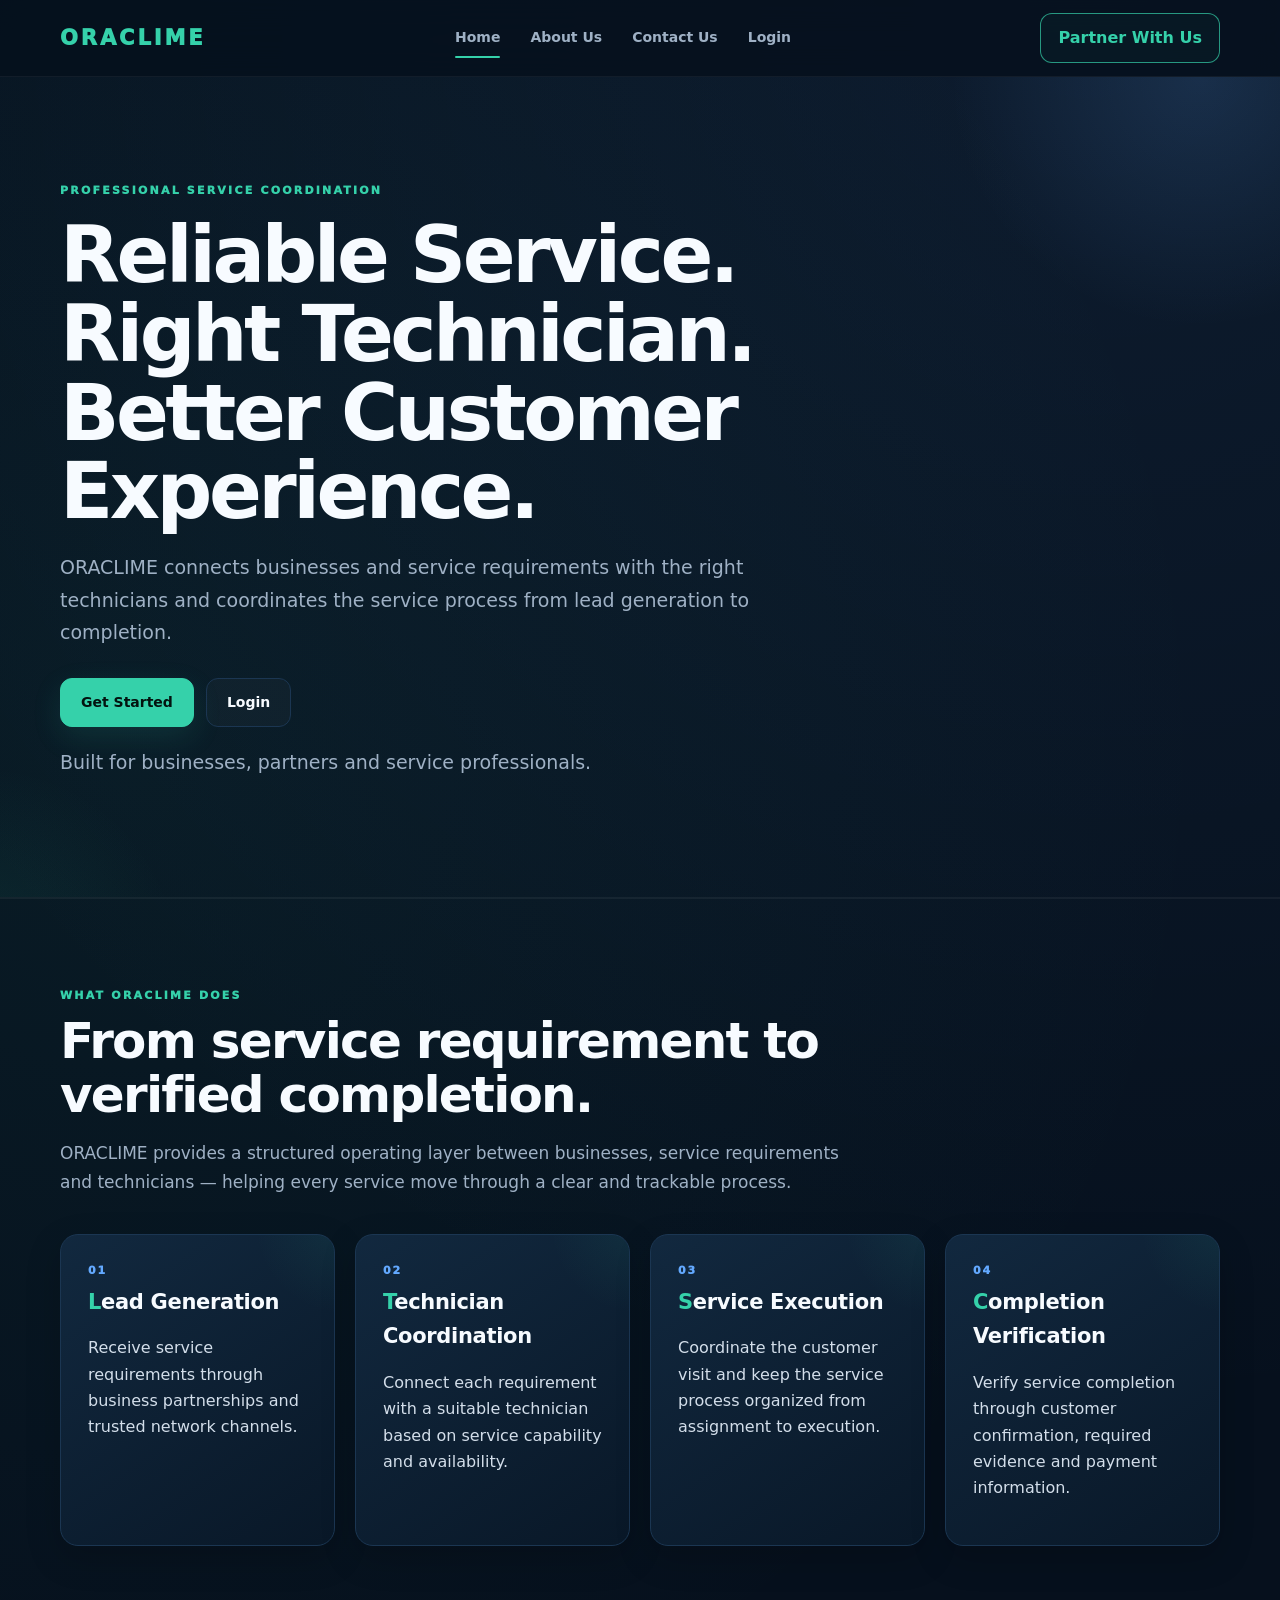
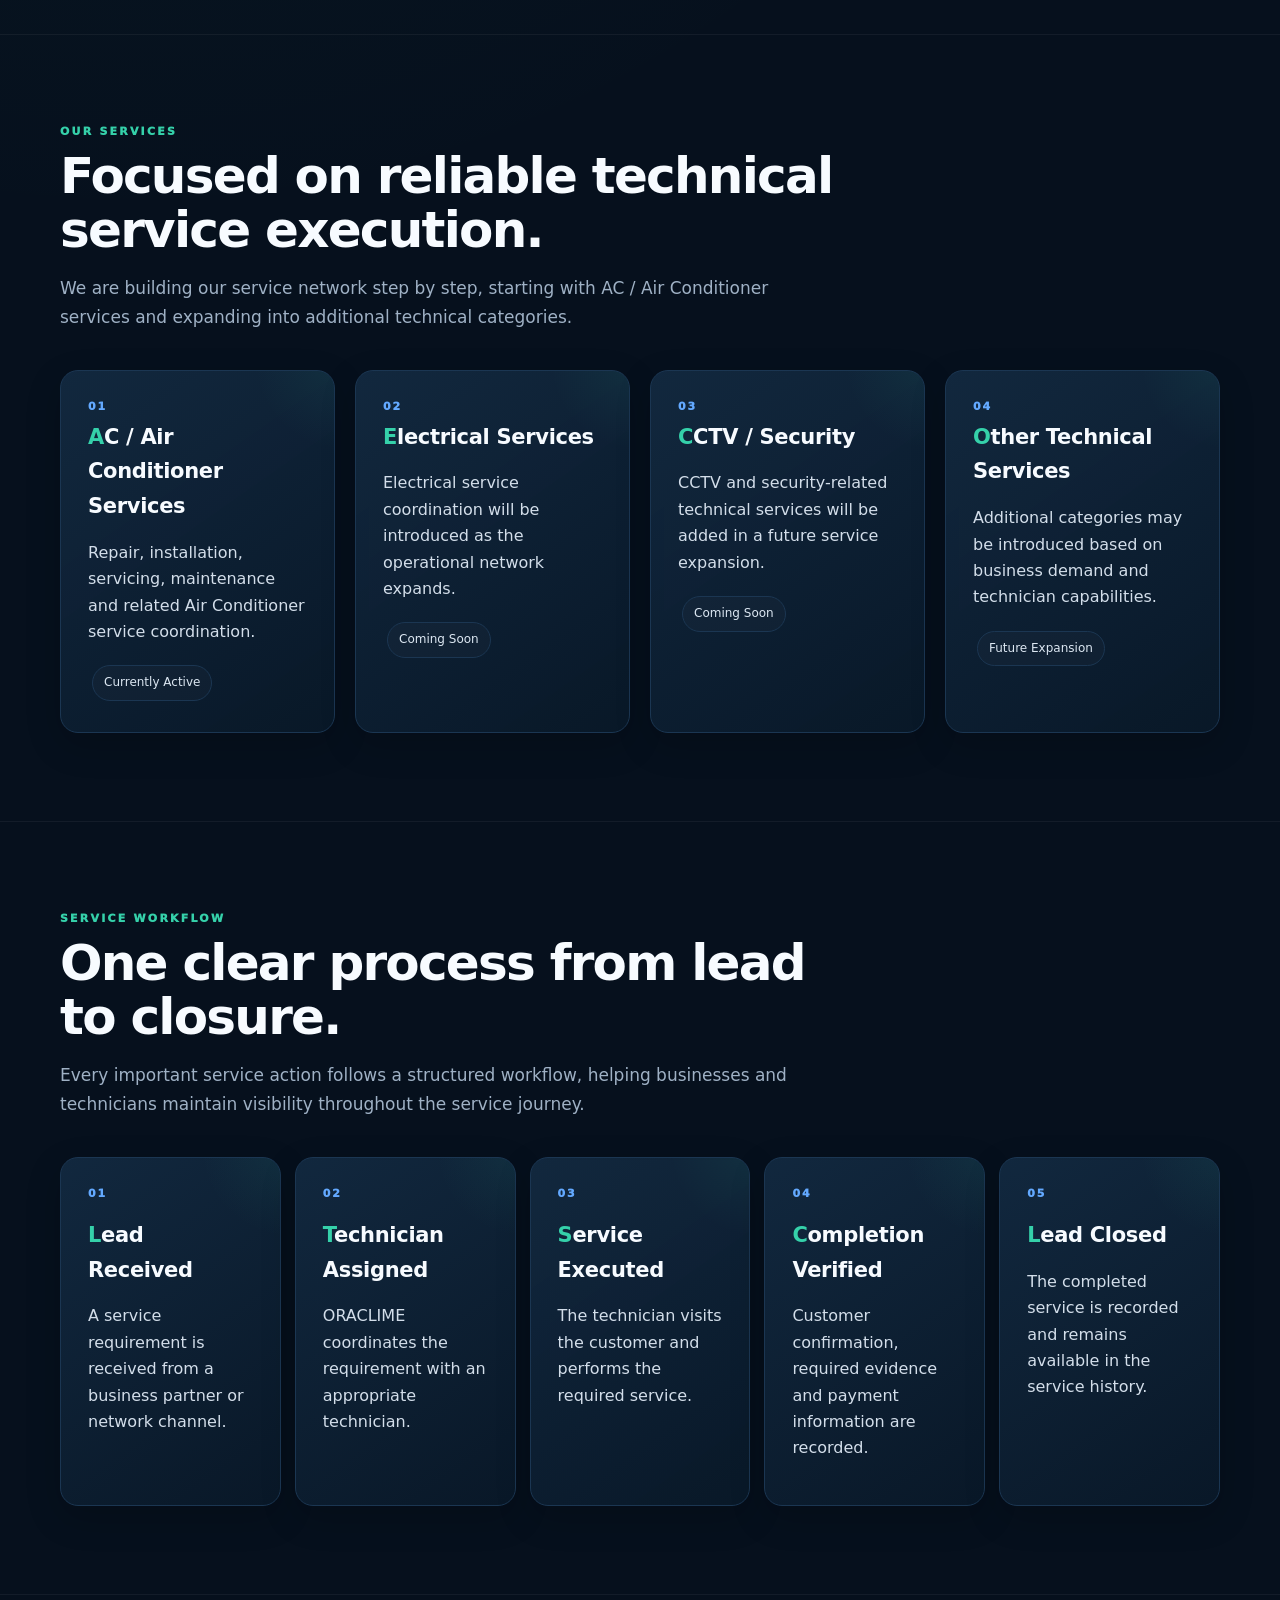
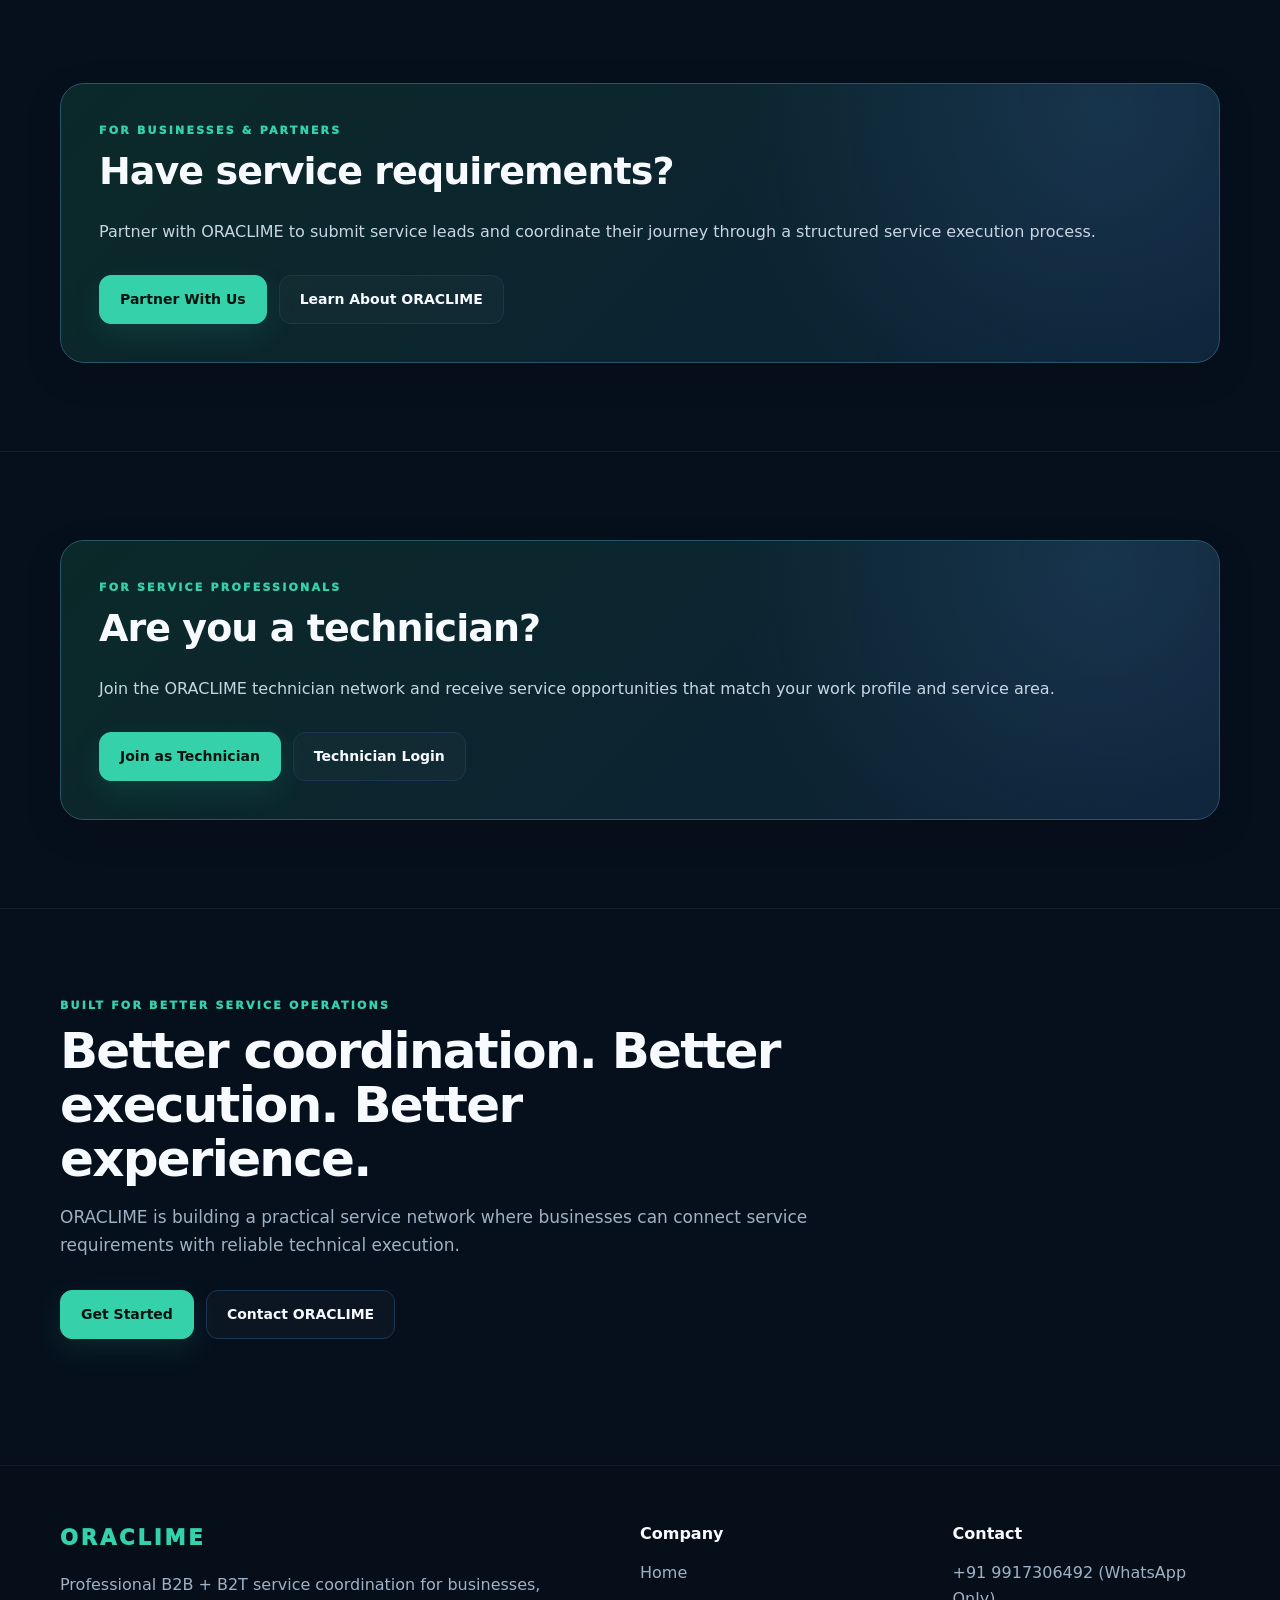
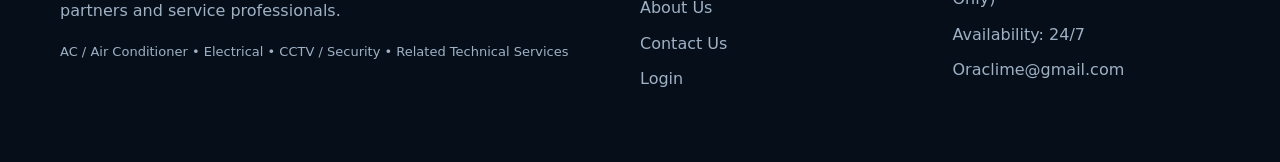
<file: index.html>
<!doctype html>
<html lang="en">
<head>
  <meta charset="utf-8">
  <meta name="viewport" content="width=device-width,initial-scale=1">
  <meta name="description" content="ORACLIME connects businesses and service requirements with the right technicians and coordinates service execution from lead generation to completion.">
  <title>ORACLIME — Professional Service Coordination</title>
  <link rel="stylesheet" href="assets/style.css">
</head>

<body>

  <!-- Navigation -->
  <div class="navwrap">
    <div class="container nav">

      <a class="logo" href="index.html">ORACLIME</a>

      <div class="navlinks">
        <a class="active" href="index.html">Home</a>
        <a href="about.html">About Us</a>
        <a href="contact.html">Contact Us</a>
        <a href="login.html">Login</a>
      </div>

      <a class="navcta" href="contact.html">Partner With Us</a>

    </div>
  </div>


  <!-- Hero -->
  <header class="hero">
    <div class="container">

      <div class="eyebrow">Professional Service Coordination</div>

      <h1>
        Reliable Service.<br>
        Right Technician.<br>
        Better Customer Experience.
      </h1>

      <p>
        ORACLIME connects businesses and service requirements with the right
        technicians and coordinates the service process from lead generation
        to completion.
      </p>

      <div class="actions">
        <a class="btn primary" href="contact.html">Get Started</a>
        <a class="btn secondary" href="login.html">Login</a>
      </div>

      <p class="small">
        Built for businesses, partners and service professionals.
      </p>

    </div>
  </header>


  <!-- Service Positioning -->
  <section>
    <div class="container">

      <div class="sectionhead">
        <div class="eyebrow">What ORACLIME Does</div>

        <h2>
          From service requirement to verified completion.
        </h2>

        <p>
          ORACLIME provides a structured operating layer between businesses,
          service requirements and technicians — helping every service move
          through a clear and trackable process.
        </p>
      </div>

      <div class="grid g4">

        <div class="card">
          <div class="number">01</div>
          <h3>Lead Generation</h3>
          <p>
            Receive service requirements through business partnerships
            and trusted network channels.
          </p>
        </div>

        <div class="card">
          <div class="number">02</div>
          <h3>Technician Coordination</h3>
          <p>
            Connect each requirement with a suitable technician based on
            service capability and availability.
          </p>
        </div>

        <div class="card">
          <div class="number">03</div>
          <h3>Service Execution</h3>
          <p>
            Coordinate the customer visit and keep the service process
            organized from assignment to execution.
          </p>
        </div>

        <div class="card">
          <div class="number">04</div>
          <h3>Completion Verification</h3>
          <p>
            Verify service completion through customer confirmation,
            required evidence and payment information.
          </p>
        </div>

      </div>

    </div>
  </section>


  <!-- Services -->
  <section>
    <div class="container">

      <div class="sectionhead">
        <div class="eyebrow">Our Services</div>

        <h2>
          Focused on reliable technical service execution.
        </h2>

        <p>
          We are building our service network step by step, starting with
          AC / Air Conditioner services and expanding into additional
          technical categories.
        </p>
      </div>

      <div class="grid g4">

        <div class="card">
          <div class="number">01</div>

          <h3>AC / Air Conditioner Services</h3>

          <p>
            Repair, installation, servicing, maintenance and related
            Air Conditioner service coordination.
          </p>

          <span class="pill">Currently Active</span>
        </div>


        <div class="card">
          <div class="number">02</div>

          <h3>Electrical Services</h3>

          <p>
            Electrical service coordination will be introduced as the
            operational network expands.
          </p>

          <span class="pill">Coming Soon</span>
        </div>


        <div class="card">
          <div class="number">03</div>

          <h3>CCTV / Security</h3>

          <p>
            CCTV and security-related technical services will be added
            in a future service expansion.
          </p>

          <span class="pill">Coming Soon</span>
        </div>


        <div class="card">
          <div class="number">04</div>

          <h3>Other Technical Services</h3>

          <p>
            Additional categories may be introduced based on business
            demand and technician capabilities.
          </p>

          <span class="pill">Future Expansion</span>
        </div>

      </div>

    </div>
  </section>


  <!-- Workflow -->
  <section>
    <div class="container">

      <div class="sectionhead">
        <div class="eyebrow">Service Workflow</div>

        <h2>
          One clear process from lead to closure.
        </h2>

        <p>
          Every important service action follows a structured workflow,
          helping businesses and technicians maintain visibility throughout
          the service journey.
        </p>
      </div>

      <div class="flow">

        <div class="card">
          <div class="number">01</div>

          <h3>Lead Received</h3>

          <p>
            A service requirement is received from a business partner
            or network channel.
          </p>
        </div>


        <div class="card">
          <div class="number">02</div>

          <h3>Technician Assigned</h3>

          <p>
            ORACLIME coordinates the requirement with an appropriate
            technician.
          </p>
        </div>


        <div class="card">
          <div class="number">03</div>

          <h3>Service Executed</h3>

          <p>
            The technician visits the customer and performs the
            required service.
          </p>
        </div>


        <div class="card">
          <div class="number">04</div>

          <h3>Completion Verified</h3>

          <p>
            Customer confirmation, required evidence and payment
            information are recorded.
          </p>
        </div>


        <div class="card">
          <div class="number">05</div>

          <h3>Lead Closed</h3>

          <p>
            The completed service is recorded and remains available
            in the service history.
          </p>
        </div>

      </div>

    </div>
  </section>


  <!-- Business CTA -->
  <section>
    <div class="container">

      <div class="band">

        <div class="eyebrow">For Businesses & Partners</div>

        <h2>
          Have service requirements?
        </h2>

        <p>
          Partner with ORACLIME to submit service leads and coordinate
          their journey through a structured service execution process.
        </p>

        <div class="actions">
          <a class="btn primary" href="contact.html">
            Partner With Us
          </a>

          <a class="btn secondary" href="about.html">
            Learn About ORACLIME
          </a>
        </div>

      </div>

    </div>
  </section>


  <!-- Technician CTA -->
  <section>
    <div class="container">

      <div class="band">

        <div class="eyebrow">For Service Professionals</div>

        <h2>
          Are you a technician?
        </h2>

        <p>
          Join the ORACLIME technician network and receive service
          opportunities that match your work profile and service area.
        </p>

        <div class="actions">
          <a class="btn primary" href="contact.html">
            Join as Technician
          </a>

          <a class="btn secondary" href="login.html">
            Technician Login
          </a>
        </div>

      </div>

    </div>
  </section>


  <!-- Final CTA -->
  <section>
    <div class="container">

      <div class="sectionhead">

        <div class="eyebrow">Built for Better Service Operations</div>

        <h2>
          Better coordination. Better execution. Better experience.
        </h2>

        <p>
          ORACLIME is building a practical service network where businesses
          can connect service requirements with reliable technical execution.
        </p>

        <div class="actions">
          <a class="btn primary" href="contact.html">
            Get Started
          </a>

          <a class="btn secondary" href="contact.html">
            Contact ORACLIME
          </a>
        </div>

      </div>

    </div>
  </section>


  <!-- Footer -->
  <footer>

    <div class="container footgrid">

      <div>

        <div class="logo">ORACLIME</div>

        <p>
          Professional B2B + B2T service coordination for businesses,
          partners and service professionals.
        </p>

        <p class="small">
          AC / Air Conditioner • Electrical • CCTV / Security
          • Related Technical Services
        </p>

      </div>


      <div>

        <strong>Company</strong>

        <div class="footerlinks">
          <a href="index.html">Home</a>
          <a href="about.html">About Us</a>
          <a href="contact.html">Contact Us</a>
          <a href="login.html">Login</a>
        </div>

      </div>


      <div>

        <strong>Contact</strong>

        <div class="footerlinks">
          <span>+91 9917306492 (WhatsApp Only)</span>
          <span>Availability: 24/7</span>
          <span>Oraclime@gmail.com</span>
        </div>

      </div>

    </div>

  </footer>


  <script src="assets/app.js"></script>

</body>
</html>
</file>
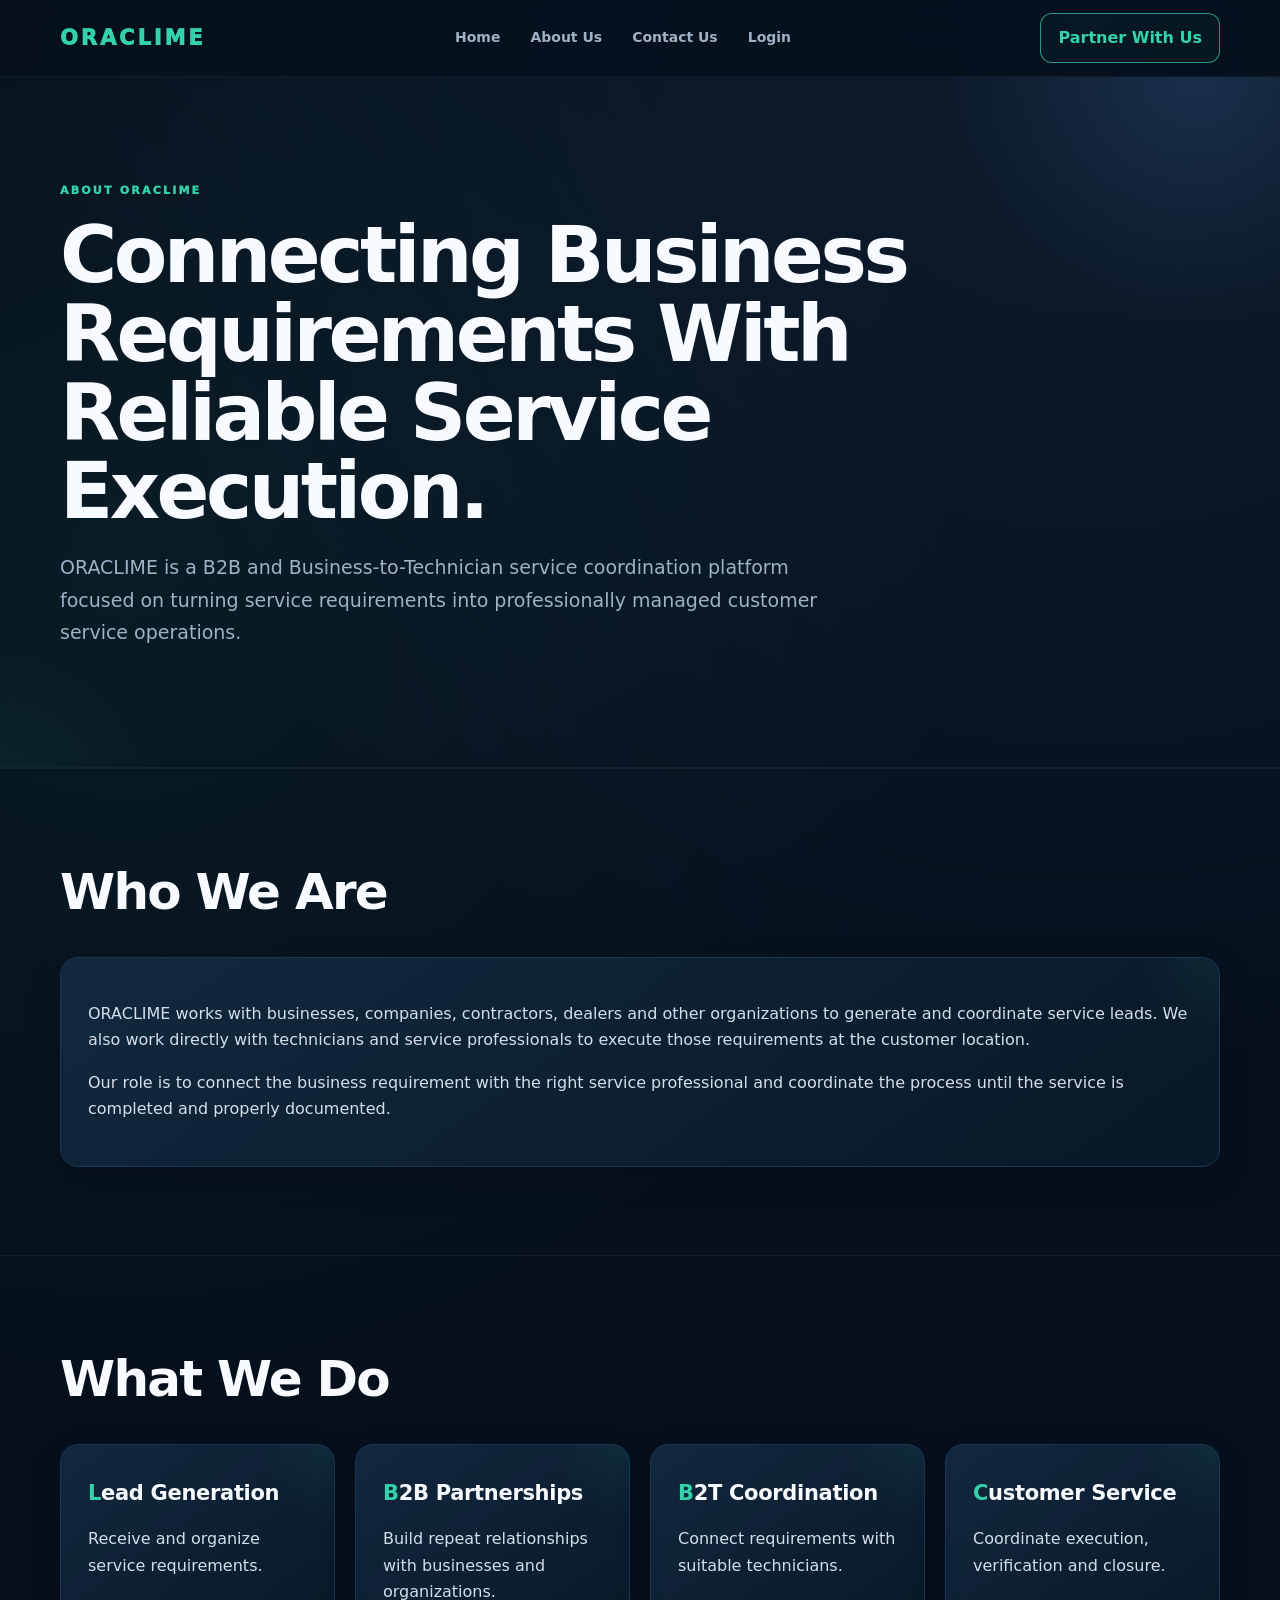
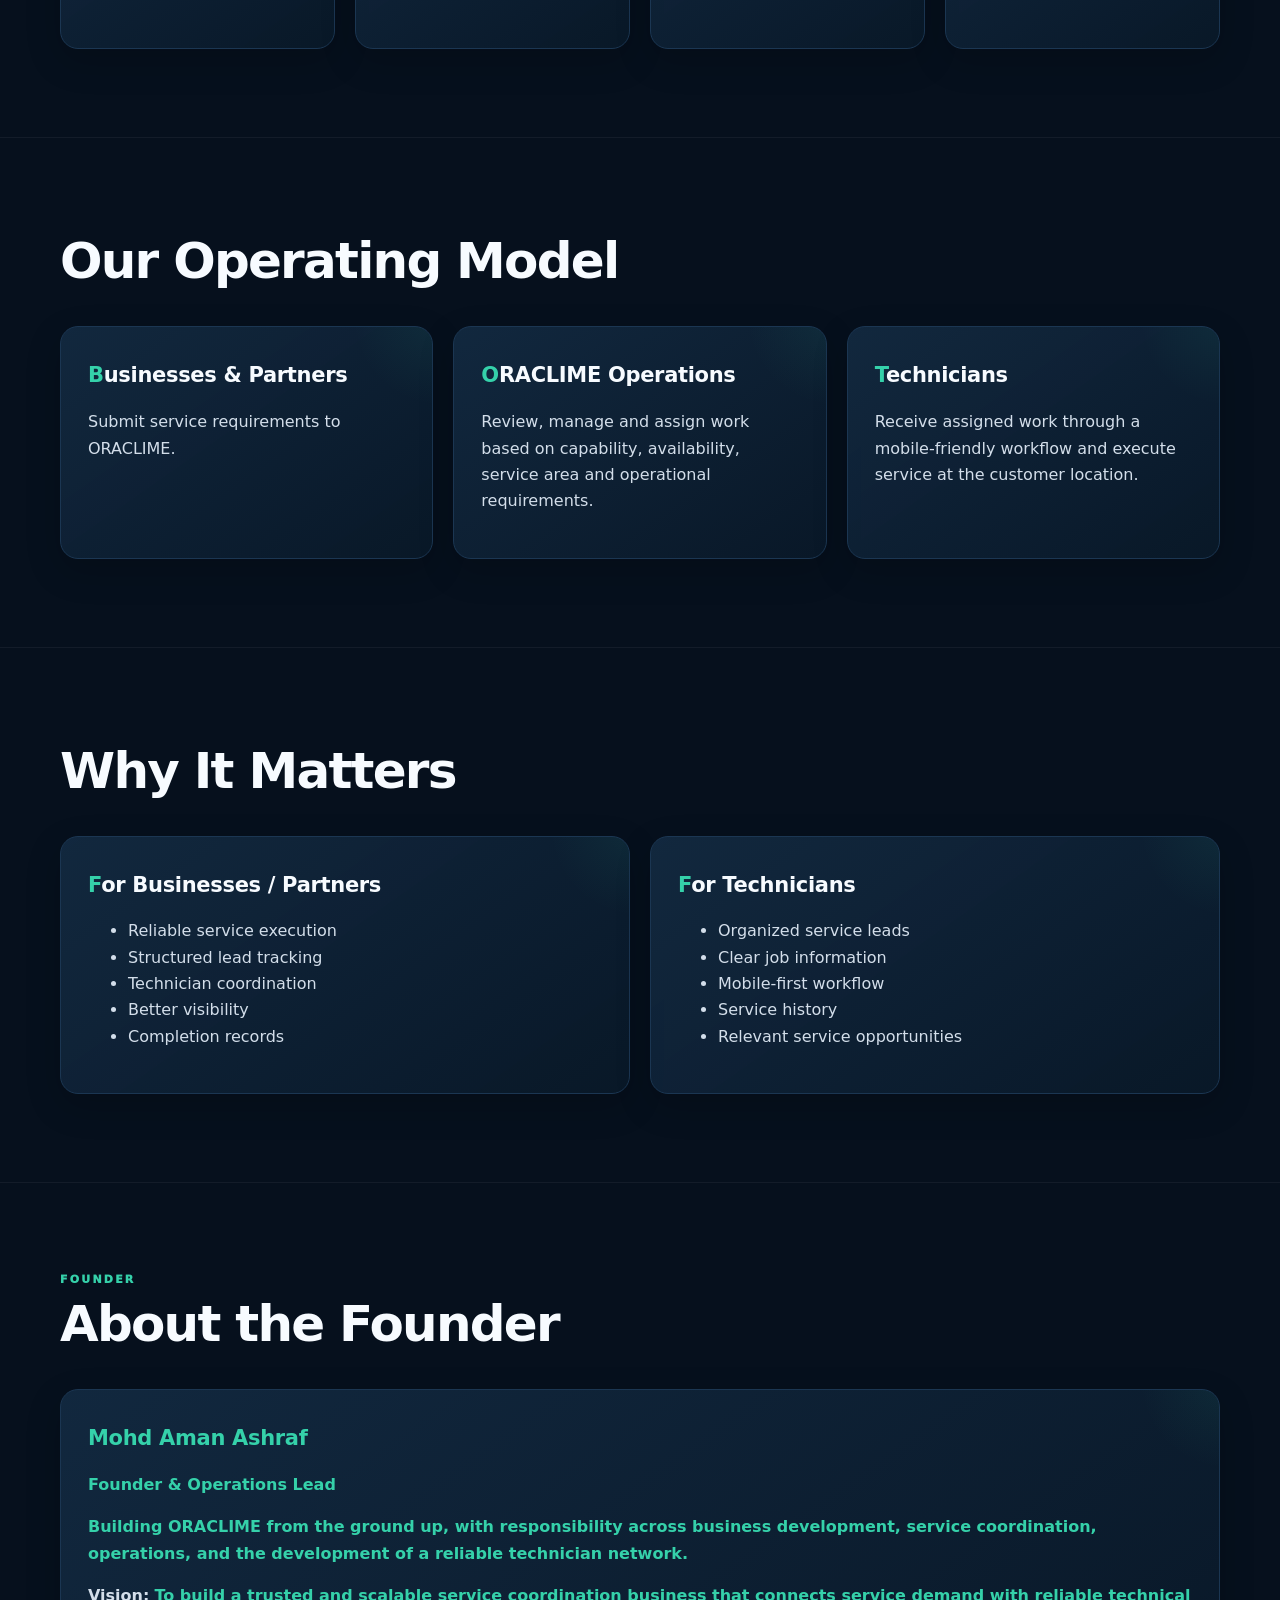
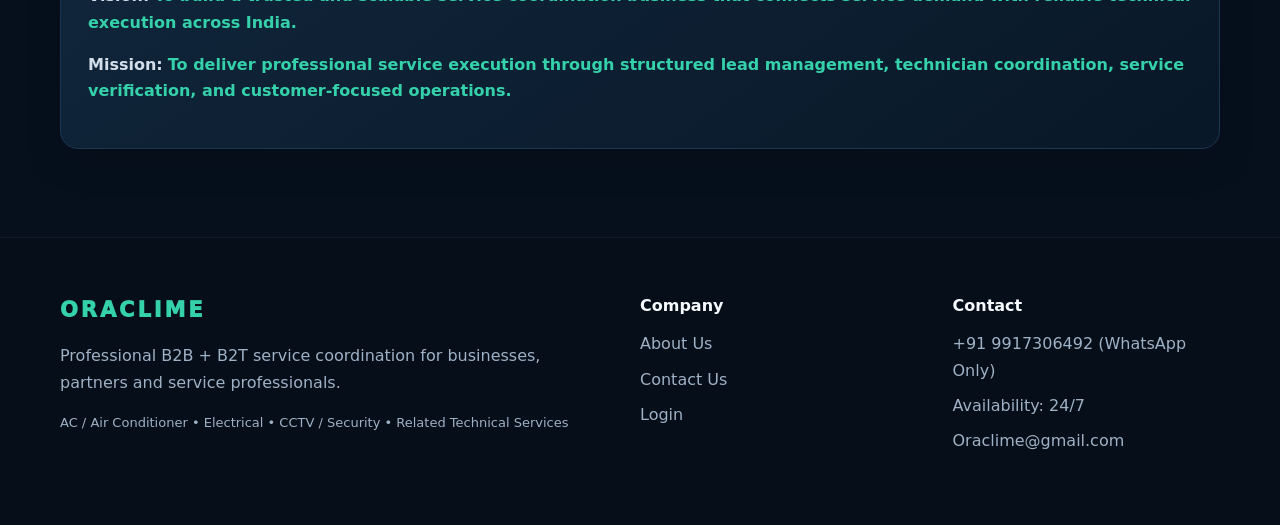
<file: about.html>
<!doctype html><html lang="en"><head><meta charset="utf-8"><meta name="viewport" content="width=device-width,initial-scale=1"><title>About ORACLIME</title><link rel="stylesheet" href="assets/style.css"></head><body><div class="navwrap"><div class="container nav">
<a class="logo" href="index.html">ORACLIME</a>
<div class="navlinks">
<a href="index.html">Home</a><a href="about.html">About Us</a><a href="contact.html">Contact Us</a><a href="login.html">Login</a>
</div><a class="navcta" href="contact.html">Partner With Us</a>
</div></div>
<header class="hero"><div class="container"><div class="eyebrow">About ORACLIME</div><h1>Connecting Business Requirements With Reliable Service Execution.</h1><p>ORACLIME is a B2B and Business-to-Technician service coordination platform focused on turning service requirements into professionally managed customer service operations.</p></div></header>
<section><div class="container"><div class="sectionhead"><h2>Who We Are</h2></div><div class="card"><p>ORACLIME works with businesses, companies, contractors, dealers and other organizations to generate and coordinate service leads. We also work directly with technicians and service professionals to execute those requirements at the customer location.</p><p>Our role is to connect the business requirement with the right service professional and coordinate the process until the service is completed and properly documented.</p></div></div></section>
<section><div class="container"><div class="sectionhead"><h2>What We Do</h2></div><div class="grid g4">
<div class="card"><h3>Lead Generation</h3><p>Receive and organize service requirements.</p></div><div class="card"><h3>B2B Partnerships</h3><p>Build repeat relationships with businesses and organizations.</p></div><div class="card"><h3>B2T Coordination</h3><p>Connect requirements with suitable technicians.</p></div><div class="card"><h3>Customer Service</h3><p>Coordinate execution, verification and closure.</p></div>
</div></div></section>
<section><div class="container"><div class="sectionhead"><h2>Our Operating Model</h2></div><div class="grid g3">
<div class="card"><h3>Businesses & Partners</h3><p>Submit service requirements to ORACLIME.</p></div><div class="card"><h3>ORACLIME Operations</h3><p>Review, manage and assign work based on capability, availability, service area and operational requirements.</p></div><div class="card"><h3>Technicians</h3><p>Receive assigned work through a mobile-friendly workflow and execute service at the customer location.</p></div>
</div></div></section>
<section><div class="container"><div class="sectionhead"><h2>Why It Matters</h2></div><div class="grid g2"><div class="card"><h3>For Businesses / Partners</h3><ul><li>Reliable service execution</li><li>Structured lead tracking</li><li>Technician coordination</li><li>Better visibility</li><li>Completion records</li></ul></div><div class="card"><h3>For Technicians</h3><ul><li>Organized service leads</li><li>Clear job information</li><li>Mobile-first workflow</li><li>Service history</li><li>Relevant service opportunities</li></ul></div></div></div></section>
<section><div class="container"><div class="sectionhead"><div class="eyebrow">Founder</div><h2>About the Founder</h2></div><div class="card"><h3 class="ph">Mohd Aman Ashraf</h3>
  <p class="ph">Founder & Operations Lead</p>
  <p class="ph">Building ORACLIME from the ground up, with responsibility across business development, service coordination, operations, and the development of a reliable technician network.</p>
  <p><strong>Vision:</strong> <span class="ph">To build a trusted and scalable service coordination business that connects service demand with reliable technical execution across India.</span></p>
  <p><strong>Mission:</strong> <span class="ph">To deliver professional service execution through structured lead management, technician coordination, service verification, and customer-focused operations.</span></p></div></div></section>
<footer><div class="container footgrid">
<div><div class="logo">ORACLIME</div><p>Professional B2B + B2T service coordination for businesses, partners and service professionals.</p><p class="small">AC / Air Conditioner • Electrical • CCTV / Security • Related Technical Services</p></div>
<div><strong>Company</strong><div class="footerlinks"><a href="about.html">About Us</a><a href="contact.html">Contact Us</a><a href="login.html">Login</a></div></div>
<div><strong>Contact</strong><div class="footerlinks"><span>+91 9917306492 (WhatsApp Only)</span><span>Availability: 24/7</span><span>Oraclime@gmail.com</span></div></div>
</div></footer><script src="assets/app.js"></script></body></html>
</file>
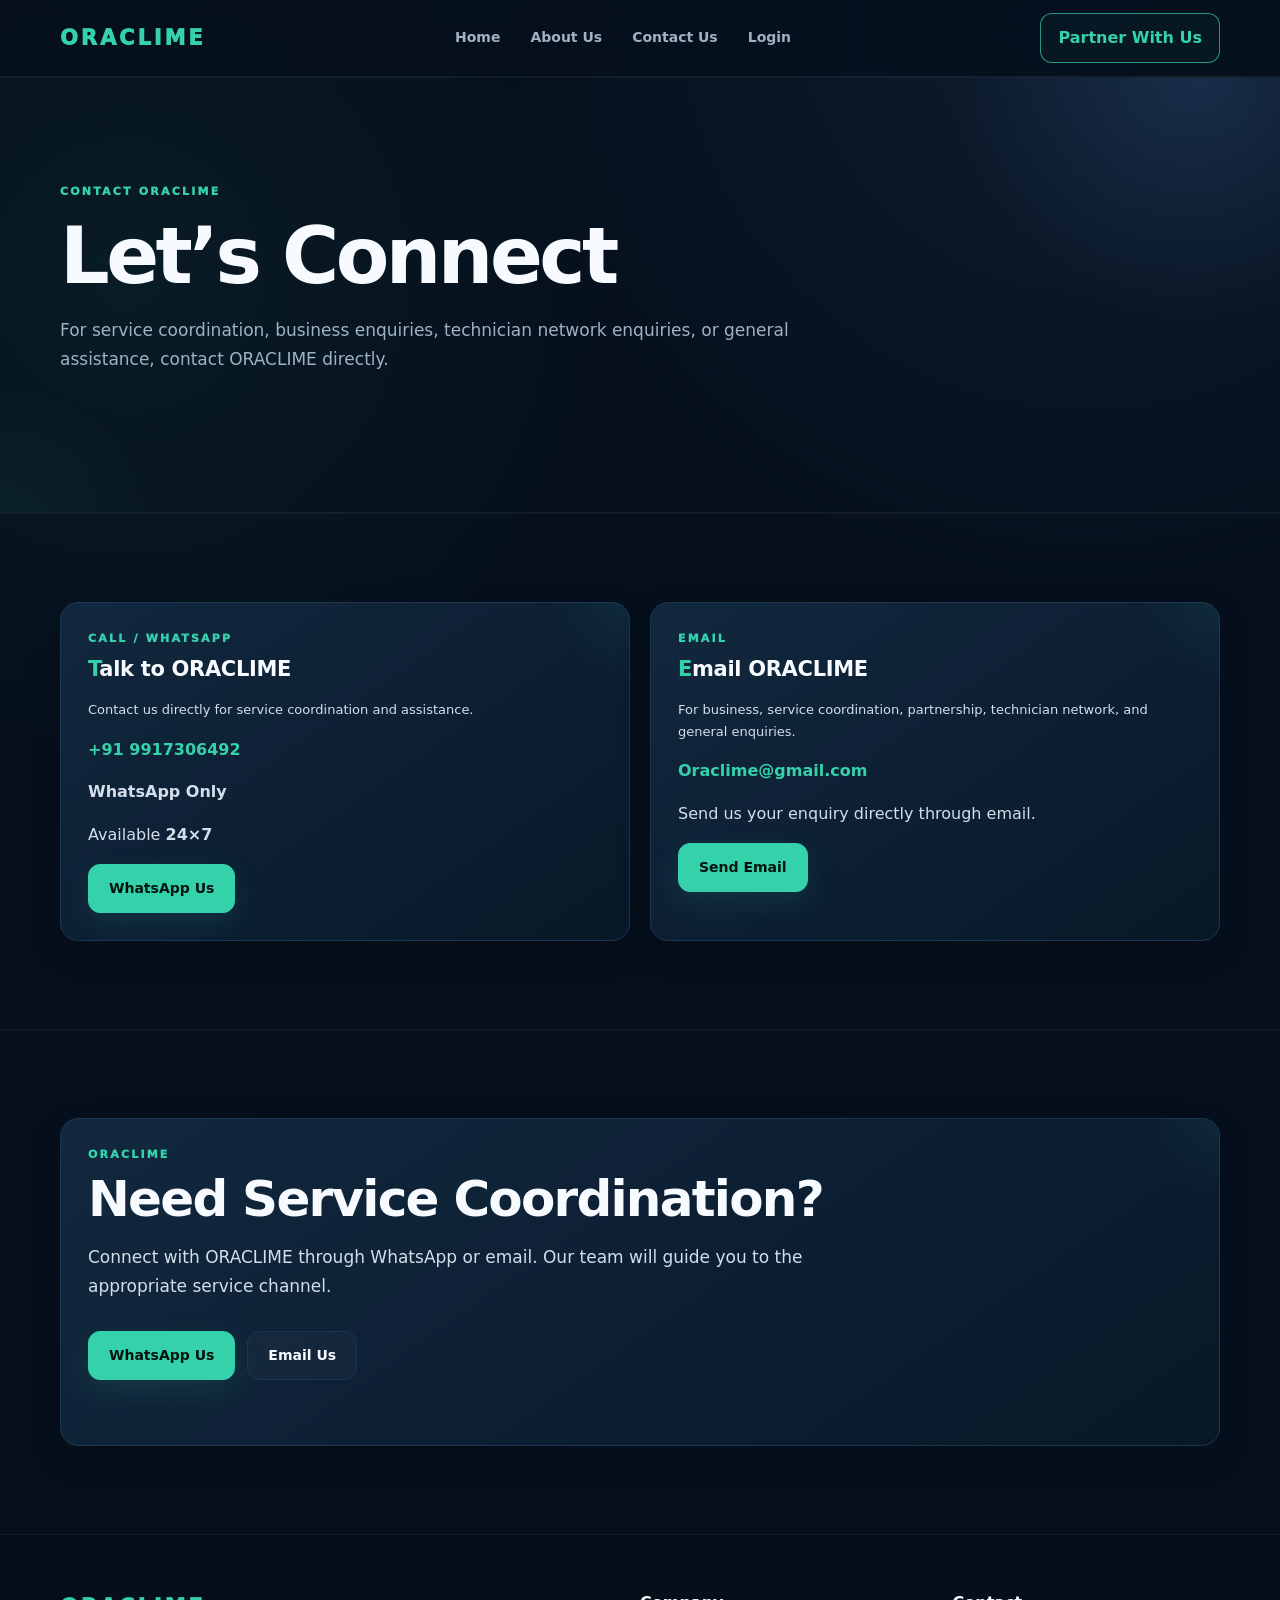
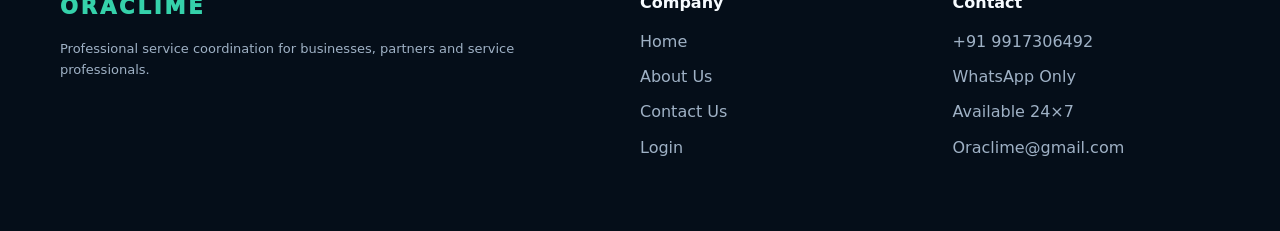
<file: contact.html>
<!doctype html>
<html lang="en">
<head>
  <meta charset="utf-8">
  <meta name="viewport" content="width=device-width, initial-scale=1">
  <title>Contact ORACLIME</title>
  <link rel="stylesheet" href="assets/style.css">
</head>

<body>

<div class="navwrap">
  <div class="container">
    <nav class="nav">
      <a class="logo" href="index.html">ORACLIME</a>

      <div class="navlinks">
        <a href="index.html">Home</a>
        <a href="about.html">About Us</a>
        <a href="contact.html">Contact Us</a>
        <a href="login.html">Login</a>
      </div>

      <a class="navcta" href="login.html">Partner With Us</a>
    </nav>
  </div>
</div>


<main>

  <!-- CONTACT HERO -->
  <section class="hero">
    <div class="container">
      <div class="sectionhead">
        <div class="eyebrow">CONTACT ORACLIME</div>

        <h1>Let’s Connect</h1>

        <p>
          For service coordination, business enquiries, technician network
          enquiries, or general assistance, contact ORACLIME directly.
        </p>
      </div>
    </div>
  </section>


  <!-- CONTACT OPTIONS -->
  <section class="section">
    <div class="container">

      <div class="grid grid-2">

        <!-- CALL / WHATSAPP -->
        <div class="card">
          <div class="eyebrow">CALL / WHATSAPP</div>

          <h3>Talk to ORACLIME</h3>

          <p class="small">
            Contact us directly for service coordination and assistance.
          </p>

          <p class="ph">
            <a href="tel:+919917306492">
              +91 9917306492
            </a>
          </p>

          <p>
            <strong>WhatsApp Only</strong>
          </p>

          <p>
            Available <strong>24×7</strong>
          </p>

          <a
            class="button"
            href="https://wa.me/919917306492"
            target="_blank"
            rel="noopener"
          >
            WhatsApp Us
          </a>
        </div>


        <!-- EMAIL -->
        <div class="card">
          <div class="eyebrow">EMAIL</div>

          <h3>Email ORACLIME</h3>

          <p class="small">
            For business, service coordination, partnership,
            technician network, and general enquiries.
          </p>

          <p class="ph">
            <a href="mailto:Oraclime@gmail.com">
              Oraclime@gmail.com
            </a>
          </p>

          <p>
            Send us your enquiry directly through email.
          </p>

          <a
            class="button"
            href="mailto:Oraclime@gmail.com"
          >
            Send Email
          </a>
        </div>

      </div>

    </div>
  </section>


  <!-- SIMPLE CTA -->
  <section class="section">
    <div class="container">

      <div class="card">
        <div class="sectionhead">
          <div class="eyebrow">ORACLIME</div>

          <h2>Need Service Coordination?</h2>

          <p>
            Connect with ORACLIME through WhatsApp or email.
            Our team will guide you to the appropriate service channel.
          </p>

          <div class="actions">
            <a
              class="button"
              href="https://wa.me/919917306492"
              target="_blank"
              rel="noopener"
            >
              WhatsApp Us
            </a>

            <a
              class="button secondary"
              href="mailto:Oraclime@gmail.com"
            >
              Email Us
            </a>
          </div>
        </div>
      </div>

    </div>
  </section>

</main>


<!-- FOOTER -->
<footer>
  <div class="container">

    <div class="footergrid">

      <div>
        <div class="logo">ORACLIME</div>

        <p class="small">
          Professional service coordination for businesses,
          partners and service professionals.
        </p>
      </div>


      <div>
        <strong>Company</strong>

        <div class="footerlinks">
          <a href="index.html">Home</a>
          <a href="about.html">About Us</a>
          <a href="contact.html">Contact Us</a>
          <a href="login.html">Login</a>
        </div>
      </div>


      <div>
        <strong>Contact</strong>

        <div class="footerlinks">
          <a href="tel:+919917306492">
            +91 9917306492
          </a>

          <span>WhatsApp Only</span>

          <span>Available 24×7</span>

          <a href="mailto:Oraclime@gmail.com">
            Oraclime@gmail.com
          </a>
        </div>
      </div>

    </div>

  </div>
</footer>


<script src="assets/app.js"></script>

</body>
</html>
</file>
<file: assets/style.css>
:root{
  --bg:#06101d;
  --bg-soft:#091827;
  --surface:#0c1b2d;
  --surface-2:#10243a;
  --surface-3:#132b43;

  --text:#f7fbff;
  --muted:#9fb1c5;
  --muted-2:#71859c;

  --green:#35d1aa;
  --green-soft:#35d1aa18;
  --blue:#63a9ff;
  --blue-soft:#63a9ff16;

  --line:#1b3652;
  --line-soft:#ffffff0d;

  --danger:#ff7474;
  --shadow:0 24px 70px rgba(0,0,0,.28);
  --shadow-soft:0 12px 35px rgba(0,0,0,.18);

  --radius:18px;
}

*{
  box-sizing:border-box;
}

html{
  scroll-behavior:smooth;
}

body{
  margin:0;
  background:
    radial-gradient(circle at 85% 0%,rgba(99,169,255,.08),transparent 28%),
    radial-gradient(circle at 10% 15%,rgba(53,209,170,.06),transparent 25%),
    var(--bg);
  color:var(--text);
  font-family:
    Inter,
    ui-sans-serif,
    system-ui,
    -apple-system,
    BlinkMacSystemFont,
    "Segoe UI",
    Roboto,
    Arial,
    sans-serif;
  line-height:1.65;
  min-height:100vh;
}

a{
  text-decoration:none;
  color:inherit;
}

img{
  max-width:100%;
  display:block;
}

::selection{
  background:var(--green);
  color:#03130f;
}


/* =========================
   CONTAINER
========================= */

.container{
  width:min(1160px,calc(100% - 40px));
  margin:auto;
}


/* =========================
   NAVIGATION
========================= */

.navwrap{
  position:sticky;
  top:0;
  z-index:100;
  background:rgba(6,16,29,.82);
  backdrop-filter:blur(18px);
  -webkit-backdrop-filter:blur(18px);
  border-bottom:1px solid var(--line-soft);
}

.nav{
  min-height:76px;
  display:flex;
  align-items:center;
  justify-content:space-between;
  gap:25px;
}

.logo{
  font-size:21px;
  font-weight:950;
  letter-spacing:.14em;
  color:var(--green);
  white-space:nowrap;
}

.navlinks{
  display:flex;
  align-items:center;
  gap:30px;
  color:var(--muted);
  font-size:14px;
  font-weight:700;
}

.navlinks a{
  position:relative;
  transition:.2s ease;
}

.navlinks a::after{
  content:"";
  position:absolute;
  left:0;
  bottom:-8px;
  width:0;
  height:2px;
  border-radius:20px;
  background:var(--green);
  transition:.25s ease;
}

.navlinks a:hover{
  color:var(--text);
}

.navlinks a:hover::after,
.navlinks .active::after{
  width:100%;
}

.navcta{
  display:inline-flex;
  align-items:center;
  justify-content:center;
  padding:11px 17px;
  border:1px solid rgba(53,209,170,.7);
  border-radius:12px;
  color:var(--green);
  font-weight:850;
  background:rgba(53,209,170,.035);
  transition:.2s ease;
}

.navcta:hover{
  background:var(--green);
  color:#04120e;
  transform:translateY(-1px);
  box-shadow:0 10px 28px rgba(53,209,170,.15);
}


/* =========================
   HERO
========================= */

.hero{
  position:relative;
  overflow:hidden;
  padding:105px 0 100px;
  border-bottom:1px solid var(--line-soft);
}

.hero::before{
  content:"";
  position:absolute;
  width:520px;
  height:520px;
  right:-180px;
  top:-260px;
  border-radius:50%;
  background:radial-gradient(
    circle,
    rgba(99,169,255,.14),
    transparent 68%
  );
  pointer-events:none;
}

.hero::after{
  content:"";
  position:absolute;
  width:420px;
  height:420px;
  left:-230px;
  bottom:-280px;
  border-radius:50%;
  background:radial-gradient(
    circle,
    rgba(53,209,170,.09),
    transparent 68%
  );
  pointer-events:none;
}

.hero > .container{
  position:relative;
  z-index:1;
}

.eyebrow{
  font-size:11px;
  letter-spacing:.2em;
  text-transform:uppercase;
  color:var(--green);
  font-weight:950;
}

.hero h1{
  font-size:clamp(44px,6.8vw,78px);
  line-height:1.01;
  letter-spacing:-.045em;
  max-width:950px;
  margin:16px 0 20px;
}

.hero p{
  max-width:780px;
  color:var(--muted);
  font-size:19px;
  line-height:1.7;
}


/* =========================
   BUTTONS
========================= */

.actions{
  display:flex;
  align-items:center;
  gap:12px;
  flex-wrap:wrap;
  margin-top:30px;
}

.btn,
.button{
  display:inline-flex;
  align-items:center;
  justify-content:center;
  min-height:48px;
  padding:12px 20px;
  border-radius:12px;
  border:1px solid var(--line);
  font-weight:850;
  font-size:14px;
  cursor:pointer;
  transition:
    transform .2s ease,
    background .2s ease,
    border-color .2s ease,
    box-shadow .2s ease;
}

.btn:hover,
.button:hover{
  transform:translateY(-2px);
}

.btn.primary,
.button:not(.secondary){
  background:var(--green);
  color:#03130f;
  border-color:var(--green);
  box-shadow:0 10px 30px rgba(53,209,170,.12);
}

.btn.primary:hover,
.button:not(.secondary):hover{
  box-shadow:0 15px 35px rgba(53,209,170,.2);
}

.btn.secondary,
.button.secondary{
  background:rgba(255,255,255,.025);
  color:var(--text);
}

.btn.secondary:hover,
.button.secondary:hover{
  border-color:var(--green);
  color:var(--green);
}


/* =========================
   SECTIONS
========================= */

section{
  padding:88px 0;
  border-top:1px solid var(--line-soft);
}

.sectionhead{
  max-width:780px;
  margin-bottom:38px;
}

.sectionhead h2{
  font-size:clamp(32px,4vw,50px);
  line-height:1.08;
  letter-spacing:-.035em;
  margin:8px 0 12px;
}

.sectionhead p{
  color:var(--muted);
  font-size:17px;
  line-height:1.7;
}


/* =========================
   GRID
========================= */

.grid{
  display:grid;
  gap:20px;
}

.g2,
.grid-2{
  grid-template-columns:repeat(2,minmax(0,1fr));
}

.g3,
.grid-3{
  grid-template-columns:repeat(3,minmax(0,1fr));
}

.g4,
.grid-4{
  grid-template-columns:repeat(4,minmax(0,1fr));
}


/* =========================
   CARDS
========================= */

.card{
  position:relative;
  overflow:hidden;
  background:
    linear-gradient(
      145deg,
      rgba(19,43,67,.88),
      rgba(9,24,40,.96)
    );
  border:1px solid var(--line);
  border-radius:var(--radius);
  padding:27px;
  box-shadow:var(--shadow-soft);
  transition:
    transform .22s ease,
    border-color .22s ease,
    box-shadow .22s ease;
}

.card::before{
  content:"";
  position:absolute;
  width:180px;
  height:180px;
  right:-100px;
  top:-100px;
  border-radius:50%;
  background:radial-gradient(
    circle,
    rgba(53,209,170,.08),
    transparent 70%
  );
  pointer-events:none;
}

.card:hover{
  transform:translateY(-4px);
  border-color:#28506d;
  box-shadow:var(--shadow);
}

.card h3{
  position:relative;
  margin:4px 0 10px;
  color:var(--text);
  font-size:21px;
  letter-spacing:-.015em;
}

.card h3:first-letter{
  color:var(--green);
}

.card p,
.card li{
  color:#d3deea;
}

.card .ph{
  color:var(--green);
  font-weight:800;
}

.card .ph a{
  color:var(--green);
}

.card .ph a:hover{
  text-decoration:underline;
}

.small{
  font-size:13px;
  color:var(--muted);
}


/* =========================
   NUMBER / PILL
========================= */

.number{
  color:var(--blue);
  font-size:11px;
  font-weight:950;
  letter-spacing:.17em;
}

.pill{
  display:inline-flex;
  align-items:center;
  padding:7px 11px;
  border:1px solid var(--line);
  border-radius:999px;
  color:#dce7f2;
  background:rgba(255,255,255,.02);
  font-size:12px;
  margin:4px;
}


/* =========================
   PROCESS FLOW
========================= */

.flow{
  display:grid;
  grid-template-columns:repeat(5,minmax(0,1fr));
  gap:14px;
}

.flow .card{
  min-height:210px;
}

.flow .card h3{
  margin-top:15px;
}


/* =========================
   CTA BAND
========================= */

.band{
  position:relative;
  overflow:hidden;
  padding:38px;
  border:1px solid #285568;
  border-radius:24px;
  background:
    radial-gradient(
      circle at 90% 10%,
      rgba(99,169,255,.13),
      transparent 35%
    ),
    linear-gradient(
      135deg,
      #0b2929,
      #0c2035
    );
  box-shadow:var(--shadow-soft);
}

.band h2{
  margin:0 0 8px;
  font-size:clamp(28px,4vw,38px);
  letter-spacing:-.025em;
}

.band p{
  color:#c8d6e4;
}


/* =========================
   FORMS
========================= */

form{
  display:grid;
  gap:16px;
}

.field{
  display:grid;
  gap:7px;
}

.field label{
  font-weight:800;
  font-size:14px;
  color:#e7eef6;
}

.field input,
.field textarea,
.field select{
  width:100%;
  padding:14px 15px;
  border:1px solid var(--line);
  border-radius:12px;
  background:#071625;
  color:var(--text);
  outline:none;
  font:inherit;
  transition:.2s ease;
}

.field input::placeholder,
.field textarea::placeholder{
  color:#60758b;
}

.field textarea{
  min-height:140px;
  resize:vertical;
}

.field input:hover,
.field textarea:hover,
.field select:hover{
  border-color:#2b4b67;
}

.field input:focus,
.field textarea:focus,
.field select:focus{
  border-color:var(--green);
  box-shadow:0 0 0 3px rgba(53,209,170,.08);
}

.notice{
  display:none;
  margin-top:15px;
  padding:13px 15px;
  border-radius:11px;
}

.notice.success{
  background:#10352d;
  color:#aaf2df;
  border:1px solid #1d5b4d;
}

.notice.error{
  background:#3b1b22;
  color:#ffc0c0;
  border:1px solid #6b2d38;
}


/* =========================
   LOGIN / DASHBOARD
========================= */

.dashboard{
  min-height:calc(100vh - 76px);
  padding:65px 0;
}

.dashnav{
  display:flex;
  gap:10px;
  flex-wrap:wrap;
  margin-bottom:25px;
}

.dashnav button{
  background:var(--surface);
  border:1px solid var(--line);
  color:var(--muted);
  padding:10px 14px;
  border-radius:10px;
  cursor:pointer;
  font-weight:700;
}

.dashnav button:hover{
  color:var(--text);
  border-color:#31516e;
}

.dashnav button.active{
  color:var(--text);
  border-color:var(--green);
  background:var(--green-soft);
}

.metric{
  font-size:32px;
  font-weight:950;
  letter-spacing:-.03em;
}

.status{
  font-weight:850;
  color:var(--green);
}


/* =========================
   FOOTER
========================= */

footer{
  padding:55px 0 70px;
  border-top:1px solid var(--line-soft);
  color:var(--muted);
  background:#050e19;
}

.footgrid,
.footergrid{
  display:grid;
  grid-template-columns:2fr 1fr 1fr;
  gap:45px;
}

.footerlinks{
  display:grid;
  gap:9px;
  margin-top:12px;
}

.footerlinks a:hover{
  color:var(--green);
}

footer strong{
  color:var(--text);
}


/* =========================
   RESPONSIVE
========================= */

@media(max-width:950px){

  .g4,
  .grid-4,
  .flow{
    grid-template-columns:repeat(2,minmax(0,1fr));
  }

  .g3,
  .grid-3{
    grid-template-columns:repeat(2,minmax(0,1fr));
  }

  .navlinks{
    gap:18px;
  }

  .navcta{
    padding:10px 13px;
  }
}


@media(max-width:700px){

  .container{
    width:min(100% - 28px,1160px);
  }

  .nav{
    min-height:68px;
  }

  .navlinks{
    display:none;
  }

  .logo{
    font-size:19px;
  }

  .navcta{
    font-size:13px;
    padding:9px 12px;
  }

  .hero{
    padding:75px 0 70px;
  }

  .hero h1{
    font-size:clamp(42px,12vw,58px);
    letter-spacing:-.04em;
  }

  .hero p{
    font-size:17px;
  }

  section{
    padding:65px 0;
  }

  .sectionhead{
    margin-bottom:28px;
  }

  .sectionhead h2{
    font-size:34px;
  }

  .g2,
  .grid-2,
  .g3,
  .grid-3,
  .g4,
  .grid-4,
  .flow{
    grid-template-columns:1fr;
  }

  .card{
    padding:22px;
  }

  .flow .card{
    min-height:auto;
  }

  .band{
    padding:27px 22px;
  }

  .footgrid,
  .footergrid{
    grid-template-columns:1fr;
    gap:30px;
  }

  .actions{
    width:100%;
  }

  .btn,
  .button{
    width:100%;
  }
}


@media(max-width:420px){

  .container{
    width:calc(100% - 24px);
  }

  .hero{
    padding:62px 0 58px;
  }

  .hero h1{
    font-size:42px;
  }

  .hero p{
    font-size:16px;
  }

  .sectionhead h2{
    font-size:31px;
  }

  .navcta{
    font-size:12px;
  }
}
</file>
